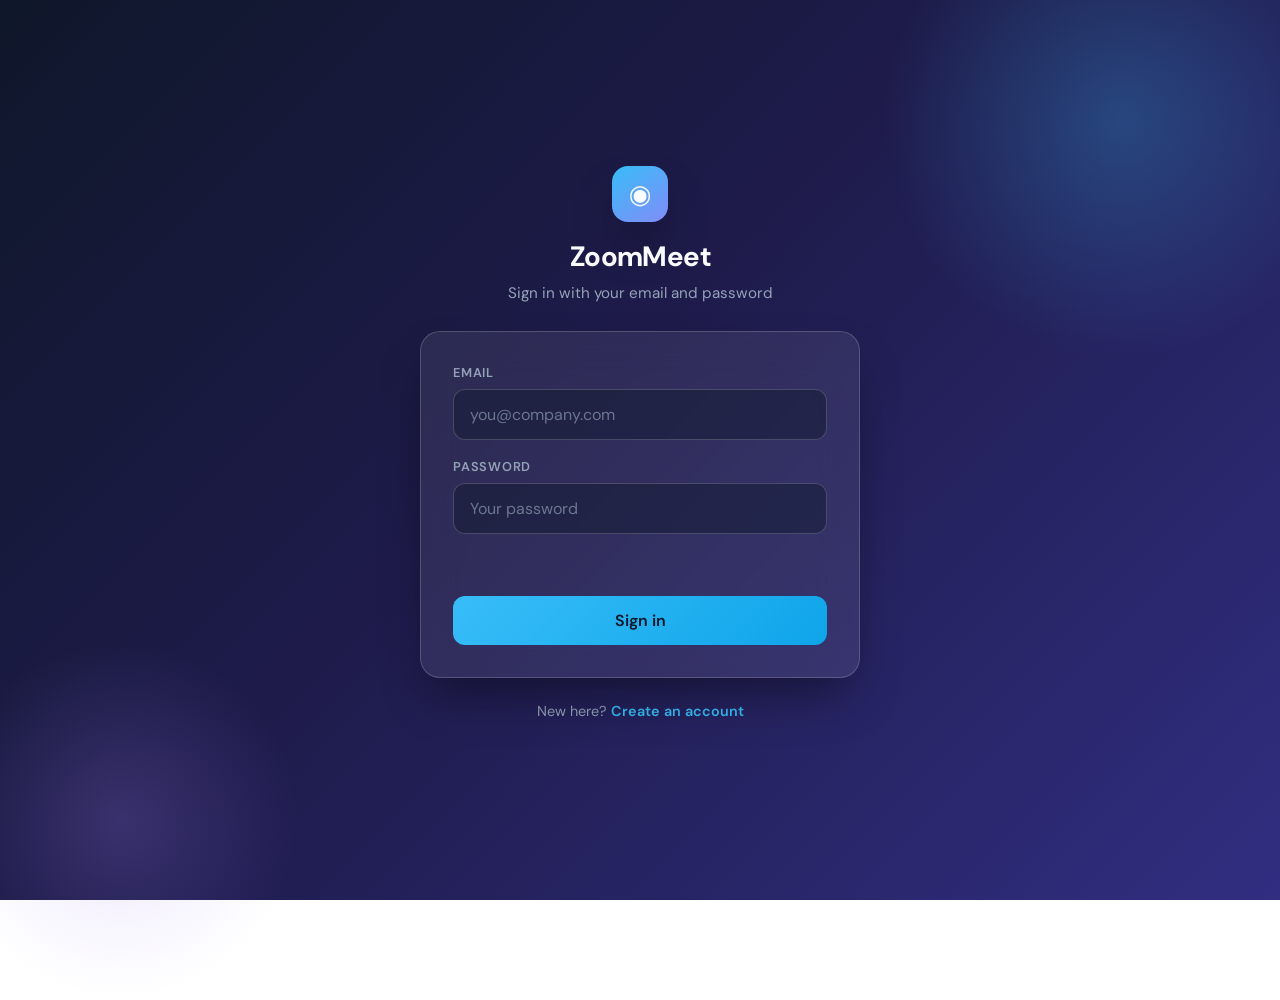
<file: src/main/resources/static/index.html>
<!DOCTYPE html>
<html lang="en">
<head>
    <meta charset="UTF-8">
    <meta name="viewport" content="width=device-width, initial-scale=1.0">
    <title>Dashboard — ZoomMeet</title>
    <link rel="preconnect" href="https://fonts.googleapis.com">
    <link rel="preconnect" href="https://fonts.gstatic.com" crossorigin>
    <link href="https://fonts.googleapis.com/css2?family=DM+Sans:ital,opsz,wght@0,9..40,400;0,9..40,600;0,9..40,700;1,9..40,400&display=swap" rel="stylesheet">
    <link rel="stylesheet" href="css/style.css">
</head>
<body>
    <div class="dashboard">
        <header class="dash-header">
            <div class="title-block">
                <h1>Meeting dashboard</h1>
                <p>Start or join a video call. Your presence is shown to other members.</p>
            </div>
            <div style="display:flex;align-items:center;gap:12px;flex-wrap:wrap;">
                <div class="user-chip" id="userChip">
                    <span class="status-dot" aria-hidden="true"></span>
                    <span id="chipLabel">…</span>
                </div>
                <button type="button" class="btn-ghost" id="logoutBtn">Sign out</button>
            </div>
        </header>

        <div class="dash-grid">
            <div class="panel">
                <h2>Meeting actions</h2>
                <p class="hint">Launch a new room or join with a shared meeting ID.</p>
                <div class="actions-stack">
                    <button type="button" class="btn-large btn-meet" id="newMeetingBtn">Start instant meeting</button>
                    <div>
                        <p class="hint" style="margin-bottom:10px;">Join with ID</p>
                        <div class="join-row">
                            <input type="text" id="meetingName" placeholder="Meeting ID" autocomplete="off" aria-label="Meeting ID">
                            <button type="button" class="btn-join" id="joinMeetingBtn">Join</button>
                        </div>
                        <p id="joinError" class="inline-error" role="alert"></p>
                    </div>
                </div>
            </div>
            <div class="panel">
                <h2>People</h2>
                <p class="hint">Registered accounts and online status.</p>
                <ul class="user-list" id="userList">
                    <li class="loading-text">Loading…</li>
                </ul>
            </div>
        </div>
    </div>
    <script src="app.js"></script>
</body>
</html>
</file>
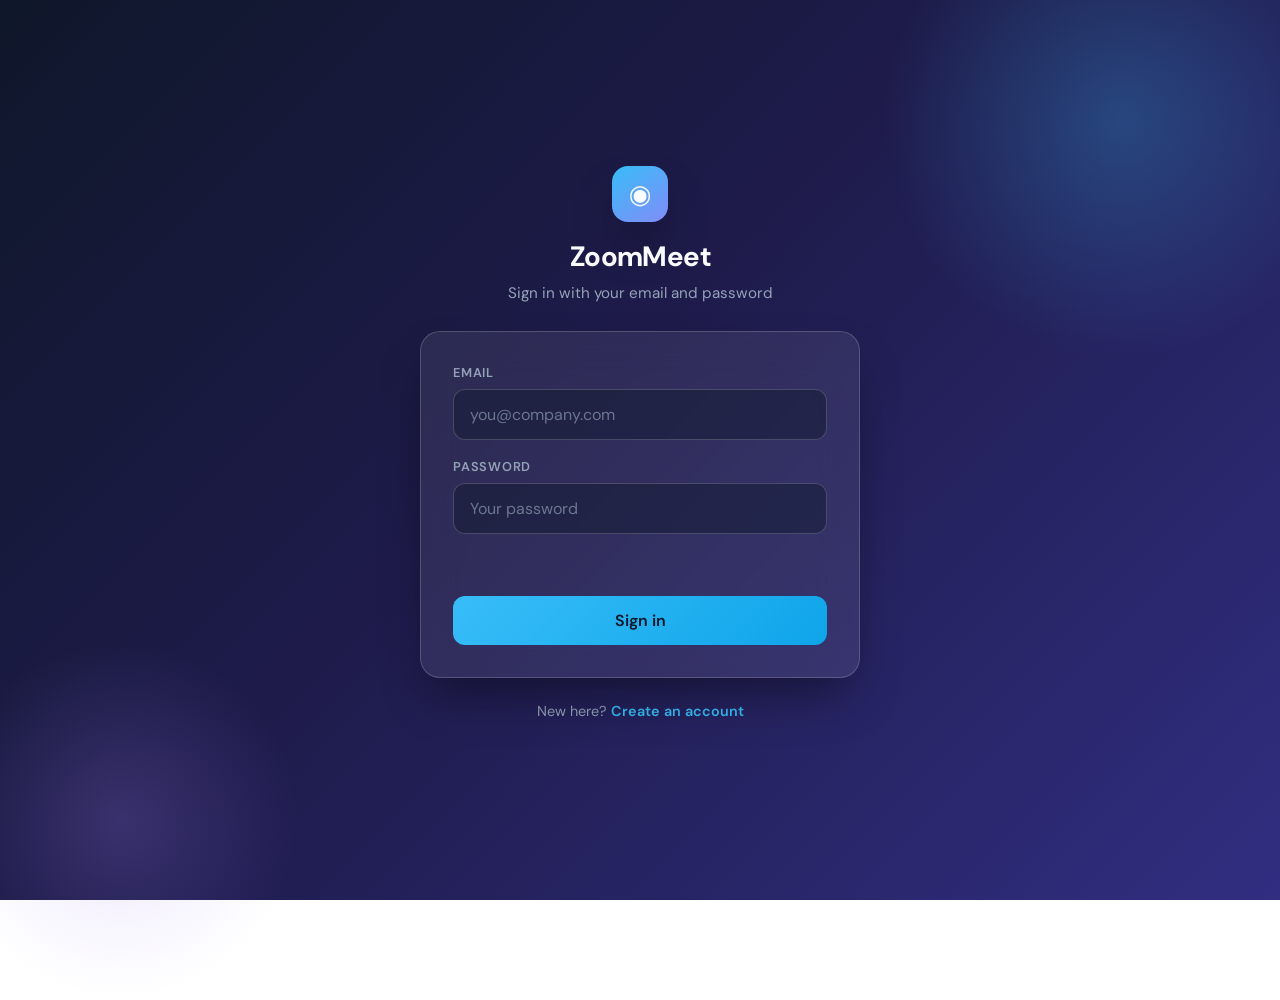
<file: src/main/resources/static/login.html>
<!DOCTYPE html>
<html lang="en">
<head>
    <meta charset="UTF-8">
    <meta name="viewport" content="width=device-width, initial-scale=1.0">
    <title>Sign in — ZoomMeet</title>
    <link rel="preconnect" href="https://fonts.googleapis.com">
    <link rel="preconnect" href="https://fonts.gstatic.com" crossorigin>
    <link href="https://fonts.googleapis.com/css2?family=DM+Sans:ital,opsz,wght@0,9..40,400;0,9..40,600;0,9..40,700;1,9..40,400&display=swap" rel="stylesheet">
    <link rel="stylesheet" href="css/style.css">
</head>
<body class="auth-page">
    <div class="auth-shell">
        <div class="auth-brand">
            <div class="logo" aria-hidden="true">◉</div>
            <h1>ZoomMeet</h1>
            <p>Sign in with your email and password</p>
        </div>
        <div class="glass-card">
            <form id="loginForm" novalidate>
                <div class="form-field">
                    <label for="email">Email</label>
                    <input type="email" id="email" name="email" placeholder="you@company.com" required autocomplete="username" inputmode="email">
                </div>
                <div class="form-field">
                    <label for="password">Password</label>
                    <input type="password" id="password" name="password" placeholder="Your password" required autocomplete="current-password">
                </div>
                <p id="loginError" class="form-error" role="alert"></p>
                <button type="submit" class="btn-primary">Sign in</button>
            </form>
        </div>
        <p class="auth-footer">New here? <a href="register.html">Create an account</a></p>
    </div>
    <script src="js/login.js"></script>
</body>
</html>
</file>
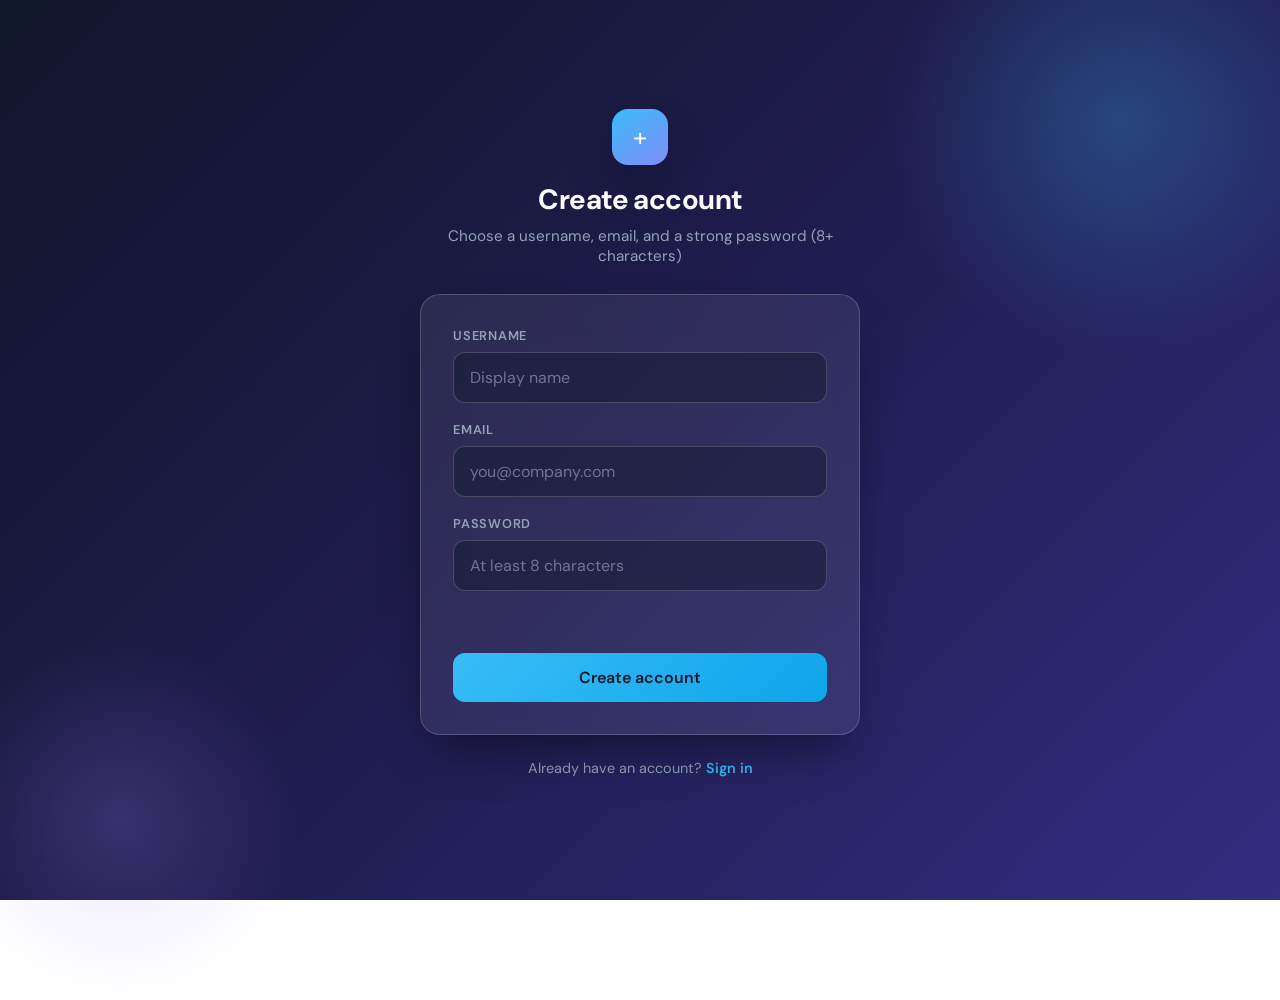
<file: src/main/resources/static/register.html>
<!DOCTYPE html>
<html lang="en">
<head>
    <meta charset="UTF-8">
    <meta name="viewport" content="width=device-width, initial-scale=1.0">
    <title>Create account — ZoomMeet</title>
    <link rel="preconnect" href="https://fonts.googleapis.com">
    <link rel="preconnect" href="https://fonts.gstatic.com" crossorigin>
    <link href="https://fonts.googleapis.com/css2?family=DM+Sans:ital,opsz,wght@0,9..40,400;0,9..40,600;0,9..40,700;1,9..40,400&display=swap" rel="stylesheet">
    <link rel="stylesheet" href="css/style.css">
</head>
<body class="auth-page">
    <div class="auth-shell">
        <div class="auth-brand">
            <div class="logo" aria-hidden="true">+</div>
            <h1>Create account</h1>
            <p>Choose a username, email, and a strong password (8+ characters)</p>
        </div>
        <div class="glass-card">
            <form id="registrationForm" novalidate>
                <div class="form-field">
                    <label for="username">Username</label>
                    <input type="text" id="username" name="username" placeholder="Display name" required minlength="2" maxlength="64" autocomplete="username">
                </div>
                <div class="form-field">
                    <label for="email">Email</label>
                    <input type="email" id="email" name="email" placeholder="you@company.com" required autocomplete="email">
                </div>
                <div class="form-field">
                    <label for="password">Password</label>
                    <input type="password" id="password" name="password" placeholder="At least 8 characters" required minlength="8" maxlength="72" autocomplete="new-password">
                </div>
                <p id="registerError" class="form-error" role="alert"></p>
                <button type="submit" class="btn-primary">Create account</button>
            </form>
        </div>
        <p class="auth-footer">Already have an account? <a href="login.html">Sign in</a></p>
    </div>
    <script src="js/register.js"></script>
</body>
</html>
</file>
<file: src/main/resources/static/css/style.css>
/* ZoomMeet — modern glass UI */
:root {
    --bg-start: #0f172a;
    --bg-mid: #1e1b4b;
    --bg-end: #312e81;
    --glass-bg: rgba(255, 255, 255, 0.08);
    --glass-border: rgba(255, 255, 255, 0.18);
    --glass-highlight: rgba(255, 255, 255, 0.35);
    --text: #f8fafc;
    --text-muted: #94a3b8;
    --accent: #38bdf8;
    --accent-dim: #0ea5e9;
    --success: #34d399;
    --danger: #f87171;
    --radius: 20px;
    --shadow: 0 25px 50px -12px rgba(0, 0, 0, 0.45);
    --font: "DM Sans", system-ui, sans-serif;
}

*,
*::before,
*::after {
    box-sizing: border-box;
}

html {
    font-size: 16px;
}

body {
    margin: 0;
    min-height: 100vh;
    font-family: var(--font);
    color: var(--text);
    background: linear-gradient(135deg, var(--bg-start) 0%, var(--bg-mid) 45%, var(--bg-end) 100%);
    background-attachment: fixed;
}

/* --- Auth pages --- */
.auth-page {
    min-height: 100vh;
    display: flex;
    align-items: center;
    justify-content: center;
    padding: 24px;
    position: relative;
    overflow: hidden;
}

.auth-page::before {
    content: "";
    position: absolute;
    width: 480px;
    height: 480px;
    border-radius: 50%;
    background: radial-gradient(circle, rgba(56, 189, 248, 0.25) 0%, transparent 70%);
    top: -120px;
    right: -80px;
    pointer-events: none;
}

.auth-page::after {
    content: "";
    position: absolute;
    width: 360px;
    height: 360px;
    border-radius: 50%;
    background: radial-gradient(circle, rgba(167, 139, 250, 0.2) 0%, transparent 70%);
    bottom: -100px;
    left: -60px;
    pointer-events: none;
}

.auth-shell {
    position: relative;
    z-index: 1;
    width: 100%;
    max-width: 440px;
}

.auth-brand {
    text-align: center;
    margin-bottom: 28px;
}

.auth-brand .logo {
    width: 56px;
    height: 56px;
    margin: 0 auto 16px;
    border-radius: 16px;
    background: linear-gradient(145deg, var(--accent), #818cf8);
    display: flex;
    align-items: center;
    justify-content: center;
    font-size: 26px;
    box-shadow: var(--shadow);
}

.auth-brand h1 {
    margin: 0;
    font-size: 1.75rem;
    font-weight: 700;
    letter-spacing: -0.02em;
}

.auth-brand p {
    margin: 8px 0 0;
    color: var(--text-muted);
    font-size: 0.95rem;
}

.glass-card {
    background: var(--glass-bg);
    backdrop-filter: blur(20px);
    -webkit-backdrop-filter: blur(20px);
    border: 1px solid var(--glass-border);
    border-radius: var(--radius);
    padding: 32px;
    box-shadow: var(--shadow);
}

.form-field {
    margin-bottom: 18px;
}

.form-field label {
    display: block;
    font-size: 0.8rem;
    font-weight: 600;
    text-transform: uppercase;
    letter-spacing: 0.06em;
    color: var(--text-muted);
    margin-bottom: 8px;
}

.form-field input {
    width: 100%;
    padding: 14px 16px;
    border-radius: 12px;
    border: 1px solid var(--glass-border);
    background: rgba(15, 23, 42, 0.45);
    color: var(--text);
    font-family: inherit;
    font-size: 1rem;
    transition: border-color 0.2s, box-shadow 0.2s;
}

.form-field input::placeholder {
    color: rgba(148, 163, 184, 0.65);
}

.form-field input:focus {
    outline: none;
    border-color: var(--accent);
    box-shadow: 0 0 0 3px rgba(56, 189, 248, 0.25);
}

.form-error {
    color: var(--danger);
    font-size: 0.875rem;
    margin: 0 0 16px;
    min-height: 1.25rem;
    line-height: 1.4;
}

.btn-primary {
    width: 100%;
    padding: 14px 20px;
    border: none;
    border-radius: 12px;
    font-family: inherit;
    font-size: 1rem;
    font-weight: 600;
    cursor: pointer;
    background: linear-gradient(135deg, var(--accent), var(--accent-dim));
    color: #0f172a;
    transition: transform 0.15s, box-shadow 0.15s;
    margin-top: 8px;
}

.btn-primary:hover {
    transform: translateY(-1px);
    box-shadow: 0 12px 24px rgba(56, 189, 248, 0.35);
}

.btn-primary:active {
    transform: translateY(0);
}

.auth-footer {
    text-align: center;
    margin-top: 24px;
    color: var(--text-muted);
    font-size: 0.9rem;
}

.auth-footer a {
    color: var(--accent);
    font-weight: 600;
    text-decoration: none;
}

.auth-footer a:hover {
    text-decoration: underline;
}

/* --- Dashboard --- */
.dashboard {
    min-height: 100vh;
    padding: 24px;
    max-width: 1200px;
    margin: 0 auto;
}

.dash-header {
    display: flex;
    flex-wrap: wrap;
    align-items: center;
    justify-content: space-between;
    gap: 16px;
    margin-bottom: 32px;
}

.dash-header .title-block h1 {
    margin: 0;
    font-size: 1.65rem;
    font-weight: 700;
    letter-spacing: -0.02em;
}

.dash-header .title-block p {
    margin: 6px 0 0;
    color: var(--text-muted);
    font-size: 0.95rem;
}

.user-chip {
    display: inline-flex;
    align-items: center;
    gap: 10px;
    padding: 10px 18px;
    border-radius: 999px;
    background: var(--glass-bg);
    border: 1px solid var(--glass-border);
    backdrop-filter: blur(12px);
    font-size: 0.9rem;
}

.user-chip .status-dot {
    width: 8px;
    height: 8px;
    border-radius: 50%;
    background: var(--success);
    box-shadow: 0 0 10px var(--success);
}

.btn-ghost {
    padding: 10px 18px;
    border-radius: 12px;
    border: 1px solid var(--glass-border);
    background: rgba(255, 255, 255, 0.06);
    color: var(--text);
    font-family: inherit;
    font-weight: 600;
    font-size: 0.875rem;
    cursor: pointer;
    transition: background 0.2s, border-color 0.2s;
}

.btn-ghost:hover {
    background: rgba(255, 255, 255, 0.12);
    border-color: var(--glass-highlight);
}

.dash-grid {
    display: grid;
    grid-template-columns: 1fr 340px;
    gap: 24px;
}

@media (max-width: 900px) {
    .dash-grid {
        grid-template-columns: 1fr;
    }
}

.panel {
    background: var(--glass-bg);
    backdrop-filter: blur(20px);
    border: 1px solid var(--glass-border);
    border-radius: var(--radius);
    padding: 28px;
    box-shadow: var(--shadow);
}

.panel h2 {
    margin: 0 0 8px;
    font-size: 1.1rem;
    font-weight: 700;
}

.panel .hint {
    margin: 0 0 20px;
    color: var(--text-muted);
    font-size: 0.875rem;
}

.actions-stack {
    display: flex;
    flex-direction: column;
    gap: 16px;
}

.btn-large {
    width: 100%;
    padding: 16px 20px;
    border-radius: 14px;
    border: none;
    font-family: inherit;
    font-size: 1rem;
    font-weight: 600;
    cursor: pointer;
    transition: transform 0.15s, box-shadow 0.15s;
}

.btn-meet {
    background: linear-gradient(135deg, #38bdf8, #6366f1);
    color: #0f172a;
}

.btn-meet:hover {
    transform: translateY(-2px);
    box-shadow: 0 16px 32px rgba(99, 102, 241, 0.35);
}

.join-row {
    display: flex;
    gap: 12px;
    flex-wrap: wrap;
}

.join-row input {
    flex: 1;
    min-width: 160px;
    padding: 14px 16px;
    border-radius: 12px;
    border: 1px solid var(--glass-border);
    background: rgba(15, 23, 42, 0.45);
    color: var(--text);
    font-family: inherit;
}

.join-row input:focus {
    outline: none;
    border-color: var(--accent);
}

.btn-join {
    padding: 14px 22px;
    border-radius: 12px;
    border: none;
    background: rgba(52, 211, 153, 0.25);
    color: var(--success);
    font-weight: 700;
    font-family: inherit;
    cursor: pointer;
    border: 1px solid rgba(52, 211, 153, 0.4);
}

.btn-join:hover {
    background: rgba(52, 211, 153, 0.35);
}

.inline-error {
    color: var(--danger);
    font-size: 0.85rem;
    margin-top: 10px;
    min-height: 1.2rem;
}

.user-list {
    list-style: none;
    margin: 0;
    padding: 0;
    max-height: 420px;
    overflow-y: auto;
}

.user-list li {
    display: flex;
    align-items: center;
    justify-content: space-between;
    padding: 14px 0;
    border-bottom: 1px solid var(--glass-border);
    gap: 12px;
}

.user-list li:last-child {
    border-bottom: none;
}

.user-list .u-main {
    display: flex;
    align-items: center;
    gap: 12px;
    min-width: 0;
}

.user-list .avatar {
    width: 40px;
    height: 40px;
    border-radius: 12px;
    background: linear-gradient(145deg, #64748b, #475569);
    display: flex;
    align-items: center;
    justify-content: center;
    font-weight: 700;
    flex-shrink: 0;
}

.user-list .u-name {
    font-weight: 600;
    white-space: nowrap;
    overflow: hidden;
    text-overflow: ellipsis;
}

.user-list .u-email {
    font-size: 0.8rem;
    color: var(--text-muted);
    white-space: nowrap;
    overflow: hidden;
    text-overflow: ellipsis;
}

.badge-online,
.badge-offline {
    font-size: 0.7rem;
    font-weight: 700;
    text-transform: uppercase;
    letter-spacing: 0.05em;
    padding: 6px 10px;
    border-radius: 999px;
    flex-shrink: 0;
}

.badge-online {
    background: rgba(52, 211, 153, 0.2);
    color: var(--success);
    border: 1px solid rgba(52, 211, 153, 0.4);
}

.badge-offline {
    background: rgba(148, 163, 184, 0.15);
    color: var(--text-muted);
    border: 1px solid var(--glass-border);
}

.loading-text {
    color: var(--text-muted);
    font-size: 0.9rem;
}
</file>
